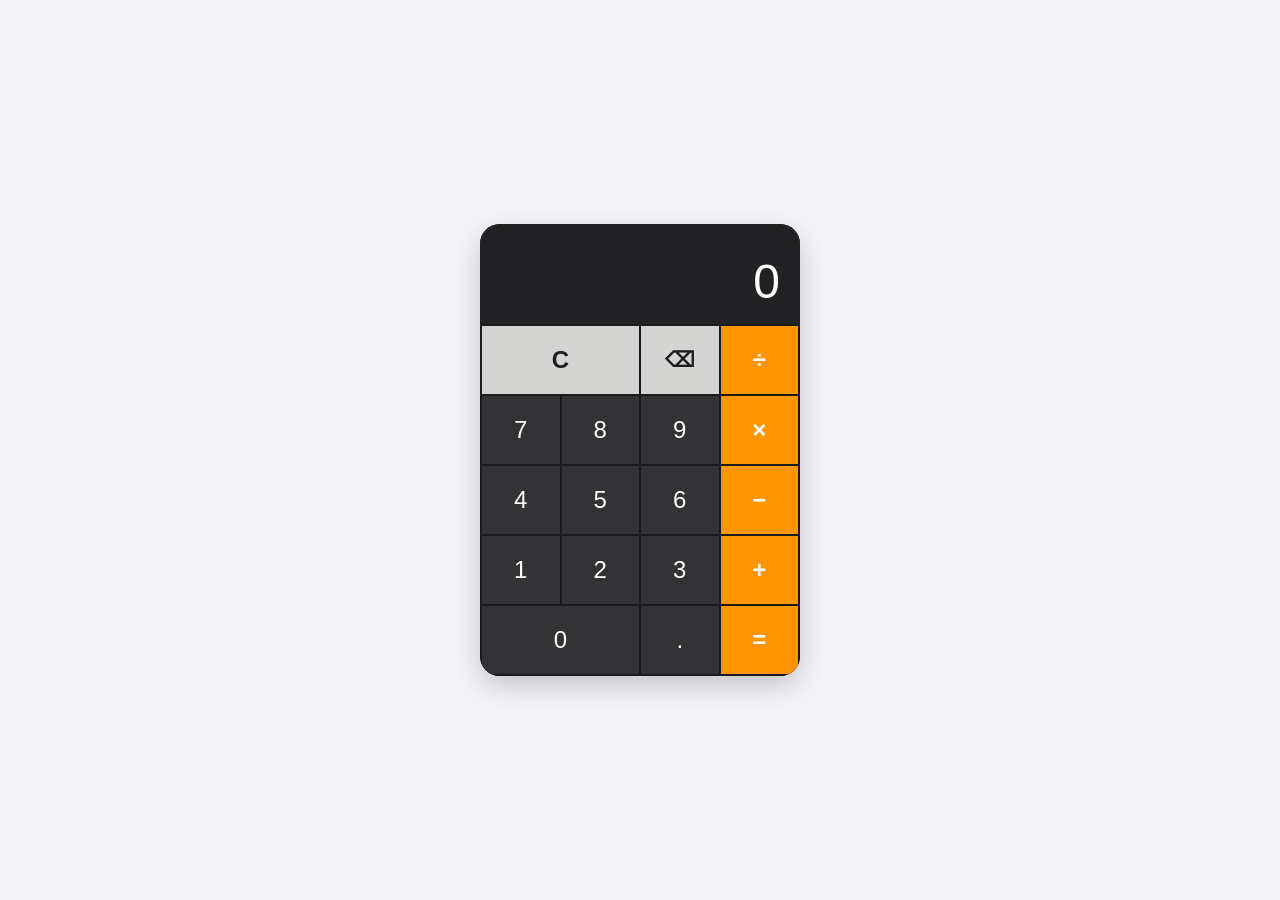
<file: index.html>
<!DOCTYPE html>
<html lang="en">
<head>
    <meta charset="UTF-8">
    <meta name="viewport" content="width=device-width, initial-scale=1.0">
    <title>Modern Calculator</title>
    <link rel="stylesheet" href="style.css">
</head>
<body>

    <div class="calculator">
        <div class="display" id="display">0</div>

        <div class="buttons">
            <button class="btn clear" onclick="clearDisplay()">C</button>
            <button class="btn backspace" onclick="backspace()">&#9003;</button>
            <button class="btn operator" onclick="appendOperator('/')">&divide;</button>

            <button class="btn" onclick="appendNumber('7')">7</button>
            <button class="btn" onclick="appendNumber('8')">8</button>
            <button class="btn" onclick="appendNumber('9')">9</button>
            <button class="btn operator" onclick="appendOperator('*')">&times;</button>

            <button class="btn" onclick="appendNumber('4')">4</button>
            <button class="btn" onclick="appendNumber('5')">5</button>
            <button class="btn" onclick="appendNumber('6')">6</button>
            <button class="btn operator" onclick="appendOperator('-')">&minus;</button>

            <button class="btn" onclick="appendNumber('1')">1</button>
            <button class="btn" onclick="appendNumber('2')">2</button>
            <button class="btn" onclick="appendNumber('3')">3</button>
            <button class="btn operator" onclick="appendOperator('+')">+</button>

            <button class="btn zero" onclick="appendNumber('0')">0</button>
            <button class="btn" onclick="appendNumber('.')">.</button>
            <button class="btn equals" onclick="calculate()">=</button>
        </div>
    </div>

    <script src="script.js"></script>
</body>
</html>
</file>
<file: style.css>
* {
    margin: 0;
    padding: 0;
    box-sizing: border-box;
    font-family: 'Segoe UI', Tahoma, Geneva, Verdana, sans-serif;
}

body {
    display: flex;
    justify-content: center;
    align-items: center;
    height: 100vh;
    background-color: #f4f4f9;
}

.calculator {
    width: 320px;
    background-color: #222224;
    border-radius: 20px;
    box-shadow: 0 10px 30px rgba(0, 0, 0, 0.2);
    overflow: hidden;
}

.display {
    width: 100%;
    height: 100px;
    background-color: #222224;
    color: #ffffff;
    font-size: 3rem;
    text-align: right;
    padding: 30px 20px 10px;
    overflow-x: auto;
    white-space: nowrap;
}

.buttons {
    display: grid;
    grid-template-columns: repeat(4, 1fr);
    gap: 2px;
    background-color: #1a1a1c;
    padding: 2px;
}

.btn {
    border: none;
    background-color: #333336;
    color: white;
    font-size: 1.5rem;
    padding: 20px;
    cursor: pointer;
    transition: background-color 0.2s;
}

.btn:hover {
    background-color: #444448;
}

.btn:active {
    background-color: #55555a;
}

.operator {
    background-color: #ff9500;
    color: white;
    font-weight: bold;
}

.operator:hover {
    background-color: #e08300;
}
.clear {
    grid-column: span 2;
    background-color: #d4d4d2;
    color: #1c1c1c;
    font-weight: bold;
}

.clear:hover {
    background-color: #b5b5b4;
}

.backspace {
    background-color: #d4d4d2;
    color: #1c1c1c;
    font-weight: bold;
    font-size: 1.3rem;
}

.backspace:hover {
    background-color: #b5b5b4;
}

.zero {
    grid-column: span 2;
}

.equals {
    background-color: #ff9500;
    font-weight: bold;
}

.equals:hover {
    background-color: #e08300;
}
</file>
